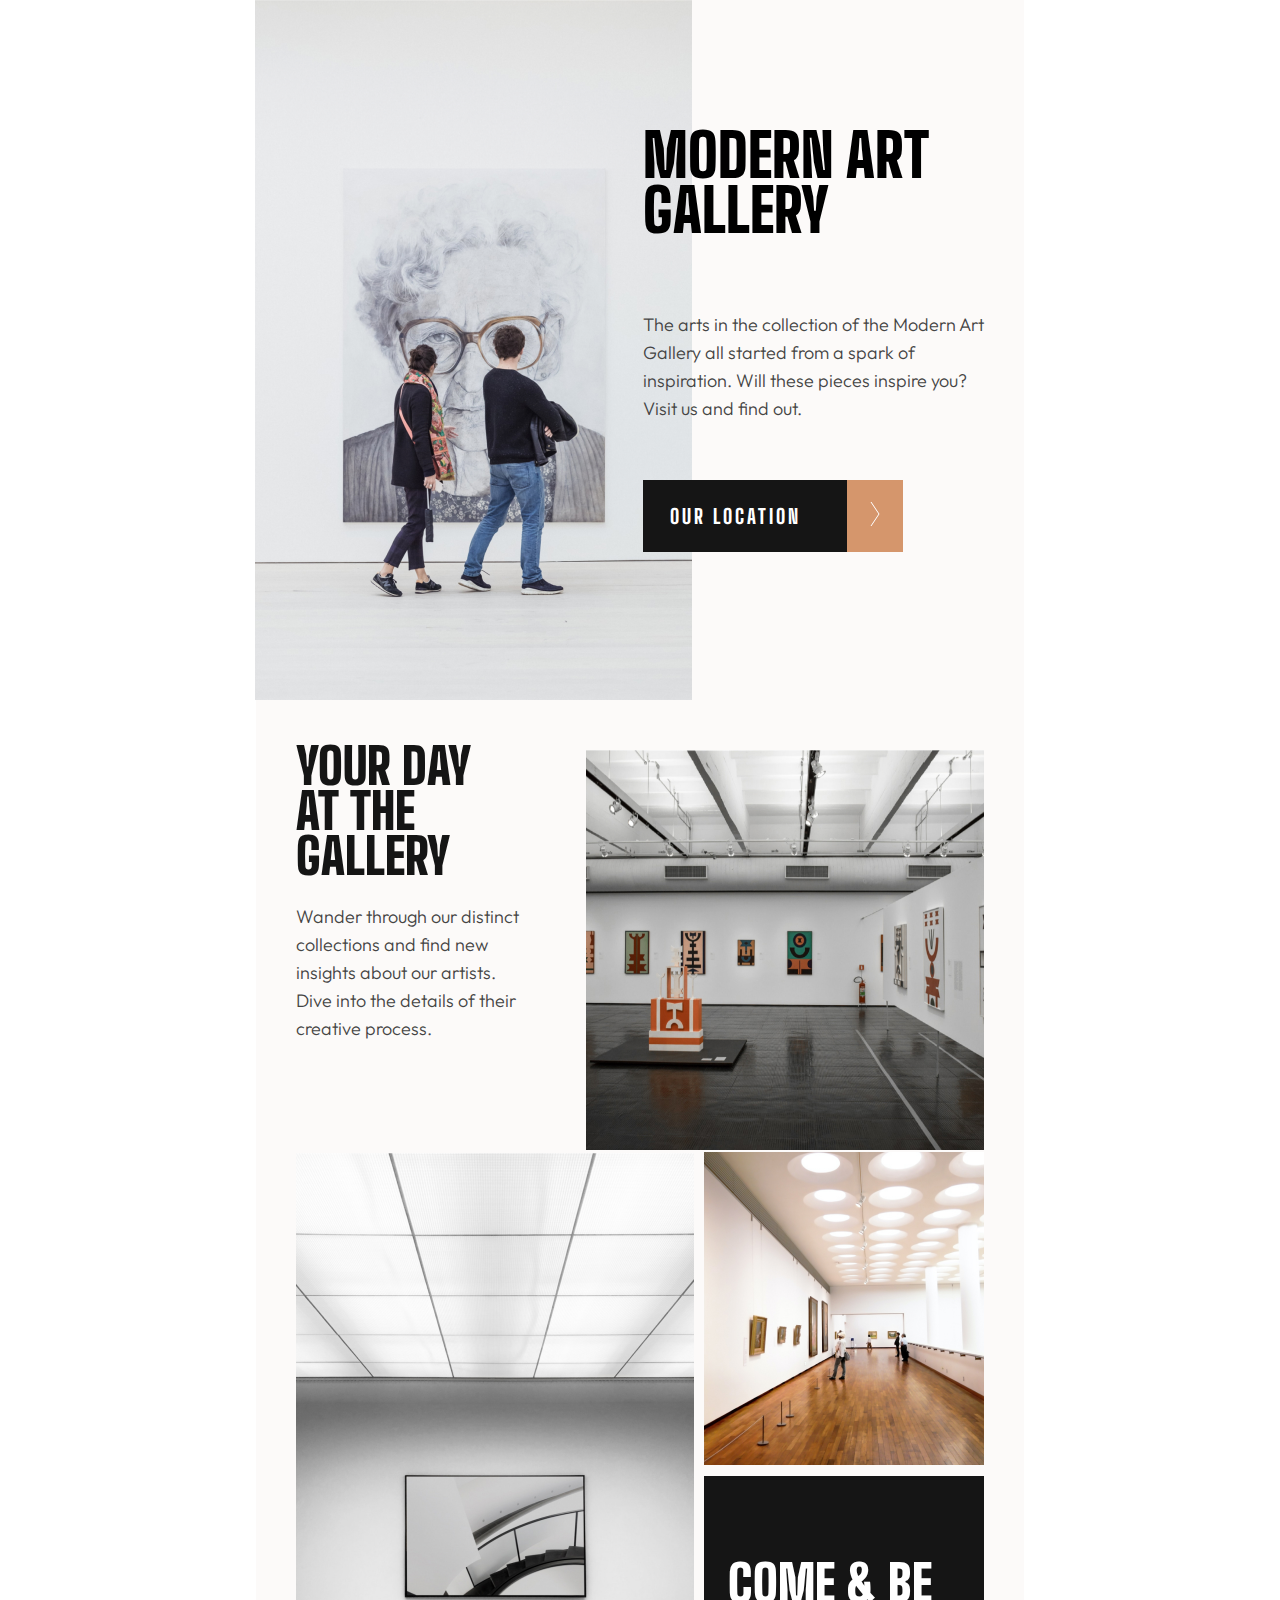
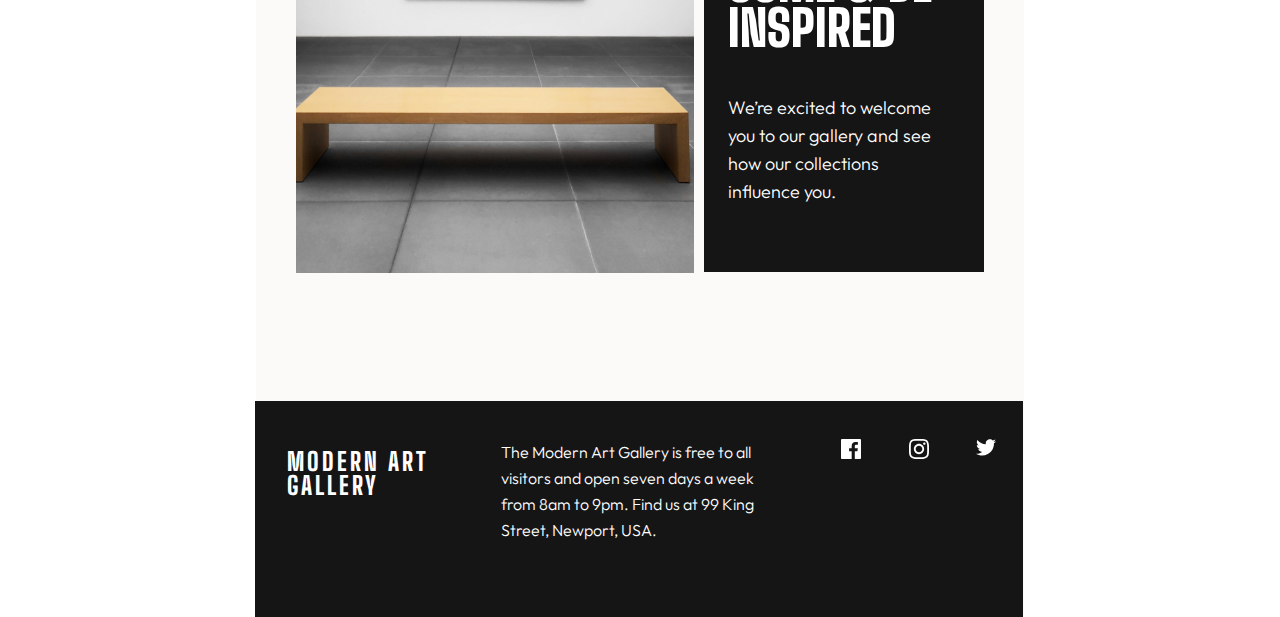
<file: index.html>
<!DOCTYPE html>
<html lang="en">
  <head>
    <meta charset="UTF-8" />
    <meta http-equiv="X-UA-Compatible" content="IE=edge" />
    <meta name="viewport" content="width=device-width, initial-scale=1.0" />
    <link rel="preconnect" href="https://fonts.googleapis.com" />
    <link rel="preconnect" href="https://fonts.gstatic.com" crossorigin />
    <link
      href="https://fonts.googleapis.com/css2?family=Big+Shoulders+Display:wght@900&display=swap"
      rel="stylesheet"
    />
    <link rel="preconnect" href="https://fonts.googleapis.com" />
    <link rel="preconnect" href="https://fonts.gstatic.com" crossorigin />
    <link
      href="https://fonts.googleapis.com/css2?family=Outfit:wght@300&display=swap"
      rel="stylesheet"
    />
    <link rel="preconnect" href="https://fonts.googleapis.com" />
    <link rel="preconnect" href="https://fonts.gstatic.com" crossorigin />
    <link
      href="https://fonts.googleapis.com/css2?family=Big+Shoulders+Display:wght@900&family=Outfit:wght@300&display=swap"
      rel="stylesheet"
    />
    <title>Art Gallery Website</title>
    <link href="artgalerry.css" rel="stylesheet" />
  </head>
  <body>
    <div class="maincontainer">
      <div class="onlyfordekstopsizeblackbox"></div>
      <div class="firstpartboxwithladyphotoandourlocationbox">
        <img src="./mobileladyphoto.jpg" class="mobileladywallphoto" />
        <img src="./desktopoldladyphoto.svg" class="desktopoldladyphoto" />
        <img src="./tabletladywallphoto.jpg" class="tabletladywallphoto" />
        <a class="modernartgallerytext">MODERN ART GALLERY</a>

        <a class="theartsinthecollectiontext"
          >The arts in the collection of the Modern Art Gallery all started from
          a spark of inspiration. Will these pieces inspire you? Visit us and
          find out.</a
        >
        <div class="ourlocationbox">
          <a class="ourlocationboxtext">OUR LOCATION</a>
        </div>
        <div class="ourlocationboxarrowbox">
          <a
            class="arrowbutton"
            href="./artgallerysecondpage.html"
            target="_blank"
          >
            <img src="./arrow.svg" class="arrow" />
          </a>
        </div>
      </div>
      <div class="secondpartcontainerwithyourday">
        <img src="./mobileSecondphoto.jpg" class="secondphoto" />
        <a class="yourdayatthegallery">YOUR DAY AT THE GALLERY</a>
        <a class="wanderthroughtext"
          >Wander through our distinct collections and find new insights about
          our artists. Dive into the details of their creative process.</a
        >
        <img src="./thirdphoto.jpg" class="thirdphoto" />
        <img src="./tabletthirdphoto.jpg" class="tabletthirdphoto" />
        <img src="./desktopthirdphoto.jpg" class="desktopthirdphoto" />
        <img src="./fourthphoto.jpg" class="fourthphoto" />
        <img src="./tabletfourthphoto.jpg" class="tabletfourthphoto" />
        <img src="./desktopfourthphoto.jpg" class="desktopfourthphoto" />
        <div class="secondpartlastcontainer">
          <a class="secondpartcontainercomeandbeinspiredtext"
            >COME & BE INSPIRED</a
          >
          <a class="secondpartcontainerweareexcitedtext"
            >We’re excited to welcome you to our gallery and see how our
            collections influence you.</a
          >
        </div>
      </div>
      <div class="lastpartoffirstpage">
        <a class="lastpartoffirstpageheadertext">MODERN ART GALLERY</a
        ><a class="lastpartoffirstpagelasttext"
          >The Modern Art Gallery is free to all visitors and open seven days a
          week from 8am to 9pm. Find us at 99 King Street, Newport, USA.</a
        ><img src="./facebook.svg" class="facebook" />
        <img src="./instagram.svg" class="intagram" />
        <img src="./twitter.svg" class="twitter" />
      </div>
    </div>
  </body>
</html>
</file>
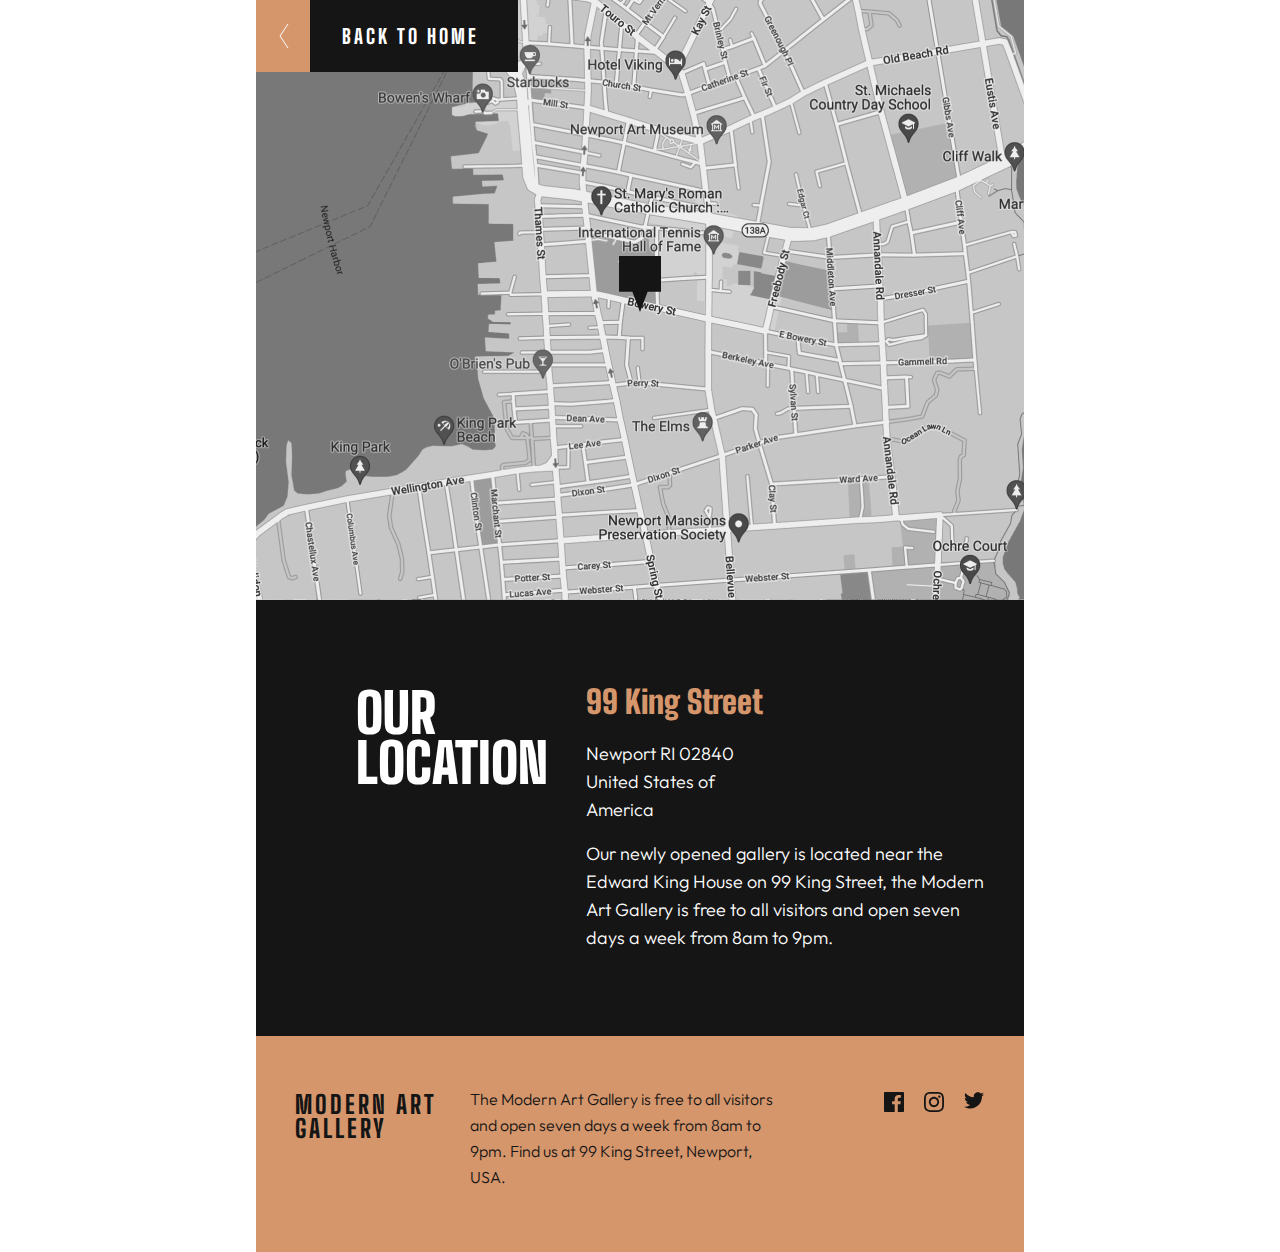
<file: artgallerysecondpage.html>
<!DOCTYPE html>
<html lang="en">
  <head>
    <meta charset="UTF-8" />
    <meta http-equiv="X-UA-Compatible" content="IE=edge" />
    <meta name="viewport" content="width=device-width, initial-scale=1.0" />
    <link rel="preconnect" href="https://fonts.googleapis.com" />
    <link rel="preconnect" href="https://fonts.gstatic.com" crossorigin />
    <link
      href="https://fonts.googleapis.com/css2?family=Big+Shoulders+Display:wght@900&display=swap"
      rel="stylesheet"
    />
    <link rel="preconnect" href="https://fonts.googleapis.com" />
    <link rel="preconnect" href="https://fonts.gstatic.com" crossorigin />
    <link
      href="https://fonts.googleapis.com/css2?family=Outfit:wght@300&display=swap"
      rel="stylesheet"
    />
    <link rel="preconnect" href="https://fonts.googleapis.com" />
    <link rel="preconnect" href="https://fonts.gstatic.com" crossorigin />
    <link
      href="https://fonts.googleapis.com/css2?family=Big+Shoulders+Display:wght@900&family=Outfit:wght@300&display=swap"
      rel="stylesheet"
    />
    <title>Art gallery 2</title>
    <link href="artgalerry.css" rel="stylesheet" />
  </head>
  <body>
    <div class="secondpagecontainer">
      <img src="./map.jpg" class="map" />
      <img src="./tabletmap.jpg" class="tabletmap" />
      <img src="./Desktopmapsecondpage.jpg" class="Desktopmapsecondpage" />
      <div class="backtohomearrowcontainer">
        <a class="arrow2button" href="./index.html" target="_blank">
          <img src="./arrow2.svg" class="arrow2"
        /></a>
      </div>
      <div class="backtohomeblackbox">
        <a class="backtohometext">BACK TO HOME</a>
      </div>
      <img src="./maplocationindicator.svg" class="maplocationindicator" />
      <div class="belowmapblackcontainer">
        <a class="belowmapblackcontainerourlocationtext">OUR LOCATION</a>
        <a class="belowmapblackcontainerkingsstreettext">99 King Street</a
        ><a class="belowmapblackcontainernewporttext"
          >Newport RI 02840 United States of America</a
        >
        <a class="belowmapblackcontainerlonglasttext"
          >Our newly opened gallery is located near the Edward King House on 99
          King Street, the Modern Art Gallery is free to all visitors and open
          seven days a week from 8am to 9pm.</a
        >
      </div>
      <div class="secondpagelastpartoffirstpage">
        <a class="secondpagelastpartoffirstpageheadertext">MODERN ART GALLERY</a
        ><a class="secondpagelastpartoffirstpagelasttext"
          >The Modern Art Gallery is free to all visitors and open seven days a
          week from 8am to 9pm. Find us at 99 King Street, Newport, USA.</a
        ><img src="./secondpagefacebook.svg" class="secondpagefacebook" />
        <img src="./secondpageinstagram.svg" class="secondpageinstagram" />
        <img src="./secondpagetwitter.svg" class="secondpagetwitter" />
      </div>
    </div>
  </body>
</html>
</file>
<file: artgalerry.css>
* {
  margin: 0;
  padding: 0;
  margin: auto;
  /* border: 1px solid red; */
}

/* mobile part */
/* mobile part */
/* mobile part */

.maincontainer {
  height: 2811px;
  width: 375px;
  border-radius: 0px;
  background: rgba(252, 250, 249, 1);
}

.mobileladywallphoto {
  height: 240px;
  width: 375px;
  border-radius: 0px;
}
.modernartgallerytext {
  height: 110px;
  width: 343px;
  display: inline-block;
  font-family: "Big Shoulders Display";
  font-size: 60px;
  font-weight: 900;
  line-height: 55px;
  letter-spacing: 0px;
  text-align: left;
  margin-top: 32px;
  margin-left: 16px;
}

.theartsinthecollectiontext {
  display: inline-block;
  height: 112px;
  width: 343px;
  margin-left: 16px;
  margin-top: 32px;
  font-family: "Outfit";
  font-size: 18px;
  font-weight: 300;
  line-height: 28px;
  letter-spacing: 0px;
  text-align: left;
  color: #444444;
}

.firstpartboxwithladyphotoandourlocationbox {
  height: 630px;
  width: 375px;

  border-radius: 0px;
}
.ourlocationbox {
  display: flex;
  justify-content: space-around;
  height: 72px;
  width: 204px;
  margin-left: 16px;
  margin-top: 20px;
  border-radius: 0px;
  background: #151515;
}
.ourlocationboxtext {
  display: flex;
  display: inline-block;
  height: 24px;
  width: 150px;
  font-family: "Big Shoulders Display";
  font-size: 20px;
  font-weight: 800;
  line-height: 24px;
  letter-spacing: 3px;
  text-align: left;
  color: rgba(255, 255, 255, 1);
}
.ourlocationboxarrowbox {
  display: flex;
  height: 72px;
  width: 56px;
  margin-left: 220px;
  margin-top: -72px;
  border-radius: 0px;
  background: rgba(213, 150, 108, 1);
}
.arrowbutton:link {
  color: rgba(255, 166, 0, 0.047);
  font-weight: bold;
  text-decoration: underline dotted orange wavy;
}
.arrowbutton:active {
  color: orange;
  font-weight: bold;
  text-decoration: underline dotted orange wavy;
}

.arrowbutton {
  padding: 0;
  border: none;
  background: rgba(213, 150, 108, 1);
}

/* mobile Second part */

.secondpartcontainerwithyourday {
  height: 1605px;
  width: 343px;
  margin-top: 120px;
  border-radius: 0px;
}

.secondphoto {
  height: 320px;
  width: 343px;
  /* margin-left: 16px; */
  margin-top: 0px;
  border-radius: 0px;
}

.yourdayatthegallery {
  display: inline-block;
  height: 90px;
  width: 343px;
  margin-left: 0px;
  margin-top: 25px;
  font-family: "Big Shoulders Display";
  font-size: 50px;
  font-weight: 900;
  line-height: 45px;
  letter-spacing: 0px;
  text-align: left;
  color: rgba(21, 21, 21, 1);
}

.wanderthroughtext {
  display: inline-block;
  height: 112px;
  width: 343px;
  margin-top: 21px;
  font-family: "Outfit";
  font-size: 18px;
  font-weight: 300;
  line-height: 28px;
  letter-spacing: 0px;
  text-align: left;
  color: rgba(68, 68, 68, 1);
}

.thirdphoto {
  margin-top: 32px;

  height: 480px;
  width: 343px;

  border-radius: 0px;
}

.fourthphoto {
  height: 200px;
  width: 343px;
  margin-top: 16px;
  border-radius: 0px;
}
.secondpartlastcontainer {
  height: 293px;
  width: 343px;

  margin-top: 16px;
  border-radius: 0px;
  background: rgba(21, 21, 21, 1);
}

.secondpartcontainercomeandbeinspiredtext {
  display: inline-block;
  margin-top: 48px;
  margin-left: 24px;
  height: 90px;
  width: 295px;
  font-family: "Big Shoulders Display";
  font-size: 50px;
  font-weight: 900;
  line-height: 45px;
  letter-spacing: 0px;
  text-align: left;

  /* margin-left: 0px;
  margin-top: 0px; */
  color: rgba(255, 255, 255, 1);
}
.secondpartcontainerweareexcitedtext {
  display: inline-block;
  height: 84px;
  width: 295px;
  margin-left: 24px;
  margin-top: 24px;
  font-family: "Outfit";
  font-size: 18px;
  font-weight: 300;
  line-height: 28px;
  letter-spacing: 0px;
  text-align: left;
  color: rgba(255, 255, 255, 1);
}

/* mobilelast part of first page */
.lastpartoffirstpage {
  height: 336px;
  width: 375px;

  margin-top: 120px;
  border-radius: 0px;
  background: rgba(21, 21, 21, 1);
}

.lastpartoffirstpageheadertext {
  display: inline-block;
  height: 45px;
  width: 155px;
  margin-left: 32px;
  margin-top: 48px;
  border-radius: 0px;
  color: rgba(255, 255, 255, 1);
  font-family: "Big Shoulders Display";
  font-size: 25px;
  font-weight: 800;
  line-height: 24px;
  letter-spacing: 3px;
  text-align: left;
}

.lastpartoffirstpagelasttext {
  display: inline-block;
  height: 104px;
  width: 311px;
  margin-left: 32px;
  margin-top: 38px;
  font-family: "Outfit";
  font-size: 16px;
  font-weight: 300;
  line-height: 26px;
  letter-spacing: 0px;
  text-align: left;
  color: rgba(255, 255, 255, 1);
}

.facebook {
  margin-top: 38px;
  margin-left: 32px;
}
.intagram {
  margin-top: 38px;
  margin-left: 20px;
}
.twitter {
  margin-top: 38px;
  margin-left: 20px;
}

/* Mobile second page  */ /* Mobile second page  */ /* Mobile second page  */ /* Mobile second page  */ /* Mobile second page  */
.secondpagecontainer {
  position: relative;
  height: 1379px;
  width: 375px;

  background: rgba(252, 250, 249, 1);

  border-radius: 0px;
}

.map {
  position: absolute;
  border-radius: 0px;
  z-index: 1;
}

.backtohomearrowcontainer {
  position: absolute;
  z-index: 2;
  display: flex;
  height: 72px;
  width: 56px;
  margin-left: 0px;
  margin-top: 0px;
  border-radius: 0px;
  background: rgba(213, 150, 108, 1);
}

.arrow2 {
  display: flex;
}

.backtohomeblackbox {
  position: absolute;
  z-index: 2;
  height: 72px;
  width: 208px;
  margin-left: 54px;
  margin-top: 0px;

  /* margin-top: -72px; */
  border-radius: 0px;
  background: rgba(21, 21, 21, 1);
}

.backtohometext {
  display: inline-block;
  height: 24px;
  width: 145px;
  margin-left: 32px;
  margin-top: 24px;
  font-family: "Big Shoulders Display";
  font-size: 20px;
  font-weight: 800;
  line-height: 24px;
  letter-spacing: 3px;
  text-align: left;
  color: rgba(255, 255, 255, 1);
}

.maplocationindicator {
  position: relative;

  z-index: 2;
  height: 88px;
  width: 66px;
  margin-left: 155px;
  margin-top: 231px;
  border-radius: 0px;
}

/* mobile second page our location black container part */
.belowmapblackcontainer {
  height: 493px;
  width: 375px;
  margin-left: 0px;
  margin-top: 227px;
  border-radius: 0px;
  background: #151515;
}

.belowmapblackcontainerourlocationtext {
  display: inline-block;
  height: 45px;
  width: 343px;
  margin-left: 16px;
  margin-top: 48px;
  font-family: "Big Shoulders Display";
  font-size: 50px;
  font-weight: 900;
  line-height: 45px;
  letter-spacing: 0px;
  text-align: left;
  color: #ffffff;
}

.belowmapblackcontainerkingsstreettext {
  display: inline-block;
  height: 32px;
  width: 343px;
  margin-left: 16px;
  margin-top: 48px;
  font-family: "Big Shoulders Display";
  font-size: 32px;
  font-weight: 900;
  line-height: 32px;
  letter-spacing: 0px;
  text-align: left;
  color: #d5966c;
}

.belowmapblackcontainernewporttext {
  display: inline-block;
  height: 84px;
  width: 343px;
  margin-left: 16px;
  margin-top: 20px;
  font-family: "Outfit";
  font-size: 18px;
  font-weight: 300;
  line-height: 28px;
  letter-spacing: 0px;
  text-align: left;
  color: #ffffff;
}
.belowmapblackcontainerlonglasttext {
  display: inline-block;

  height: 140px;
  width: 343px;
  margin-left: 16px;
  margin-top: 20px;
  font-family: "Outfit";
  font-size: 18px;
  font-weight: 300;
  line-height: 28px;
  letter-spacing: 0px;
  text-align: left;
  color: #ffffff;
}

/* mobile second page last part */
.secondpagelastpartoffirstpage {
  height: 336px;
  width: 375px;

  margin-top: 0px;
  border-radius: 0px;
  background: #d5966c;
}

.secondpagelastpartoffirstpageheadertext {
  display: inline-block;
  height: 45px;
  width: 155px;
  margin-left: 32px;
  margin-top: 48px;
  border-radius: 0px;

  font-family: "Big Shoulders Display";
  font-size: 25px;
  font-weight: 800;
  line-height: 24px;
  letter-spacing: 3px;
  text-align: left;
  color: #151515;
}

.secondpagelastpartoffirstpagelasttext {
  display: inline-block;
  height: 104px;
  width: 311px;
  margin-left: 32px;
  margin-top: 38px;
  font-family: "Outfit";
  font-size: 16px;
  font-weight: 300;
  line-height: 26px;
  letter-spacing: 0px;
  text-align: left;
  color: #151515;
}

.secondpagefacebook {
  margin-top: 38px;
  margin-left: 32px;
}
.secondpageinstagram {
  margin-top: 38px;
  margin-left: 20px;
}
.secondpagetwitter {
  margin-top: 38px;
  margin-left: 20px;
}

/* Tabletsize first part of page */ /* Tabletsize first part of page */ /* Tabletsize first part of page */ /* Tabletsize first part of page */
@media only screen and (min-width: 768px) {
  .desktopthirdphoto {
    display: none;
  }
}

/* hide tablet photos in mobile part */
@media only screen and (max-width: 768px) {
  .tabletladywallphoto {
    display: none;
  }
  .tabletfourthphoto {
    display: none;
  }

  .tabletthirdphoto {
    display: none;
  }
  .tabletfourthphoto {
    display: none;
  }
  .desktopthirdphoto {
    display: none;
  }
  .desktopfourthphoto {
    display: none;
  }
}
/* hide mobile photos */
@media only screen and (min-width: 768px) {
  .mobileladywallphoto {
    display: none;
  }

  .fourthphoto {
    display: none;
  }
  .thirdphoto {
    display: none;
  }
  .desktopfourthphoto {
    display: none;
  }
}

@media only screen and (min-width: 768px) {
  .maincontainer {
    height: auto;
    width: 768px;

    border-radius: 0px;
  }

  .firstpartboxwithladyphotoandourlocationbox {
    display: inline-block;
    display: flex;
    flex-direction: column;
  }
  .tabletladywallphoto {
    display: flex;
    height: 700px;
    width: 437px;
    margin-left: -198px;
    margin-top: 0px;
    border-radius: 0px;
  }
  .modernartgallerytext {
    margin-top: -650px;
    margin-left: 190px;
  }
  .theartsinthecollectiontext {
    margin-top: -5px;
    margin-left: 190px;
  }
  .ourlocationbox {
    height: 72px;
    width: 204px;

    border-radius: 0px;

    margin-top: -20px;

    margin-left: 190px;
  }
  .ourlocationboxarrowbox {
    height: 72px;
    width: 56px;

    border-radius: 0px;

    margin-left: 394px;
    margin-top: -150px;
  }

  /* first page second part your day  */
  .secondpartcontainerwithyourday {
    height: 1131px;
    width: 689px;
    margin-top: 120px;
    border-radius: 0px;
  }
  .secondphoto {
    height: 400px;
    width: 398px;
    margin-left: 290px;
    margin-top: 0px;
    border-radius: 0px;
  }
  .yourdayatthegallery {
    display: flex;
    height: 135px;
    width: 223px;
    margin-left: 0px;
    margin-top: -410px;
    font-family: "Big Shoulders Display";
    font-size: 50px;
    font-weight: 900;
    line-height: 45px;
    letter-spacing: 0px;
    text-align: left;
  }
  .wanderthroughtext {
    display: flex;
    height: 140px;
    width: 223px;
    margin-left: 0px;
    margin-top: 24px;
    font-family: "Outfit";
    font-size: 18px;
    font-weight: 300;
    line-height: 28px;
    letter-spacing: 0px;
    text-align: left;
  }

  .tabletthirdphoto {
    height: 720px;
    width: 398px;
    margin-left: 0px;
    margin-top: 110px;
    border-radius: 0px;
  }

  .tabletfourthphoto {
    display: flex;
    width: 280px;
    margin-left: 408px;
    margin-top: -725px;
    border-radius: 0px;
  }

  .secondpartlastcontainer {
    display: flex;
    flex-direction: column;
    height: 396px;
    width: 280px;
    margin-left: 408px;
    margin-top: 11px;
    border-radius: 0px;
  }
  .secondpartcontainercomeandbeinspiredtext {
    display: flex;
    height: 90px;
    width: 223px;
    margin-top: 85px;
    font-family: "Big Shoulders Display";
    font-size: 50px;
    font-weight: 900;
    line-height: 45px;
    letter-spacing: 0px;
    text-align: left;
  }
  .secondpartcontainerweareexcitedtext {
    display: inline-block;
    height: 112px;
    width: 223px;
    margin-top: -24px;
    font-family: "Outfit";
    font-size: 18px;
    font-weight: 300;
    line-height: 28px;
    letter-spacing: 0px;
    text-align: left;
  }
  .lastpartoffirstpage {
    display: flex;
    flex-direction: row;
    height: 216px;
    width: 768px;
    margin-left: -1px;
    margin-top: 120px;
    border-radius: 0px;
  }
  .lastpartoffirstpagelasttext {
    height: 104px;
    width: 281px;
  }
}

/* Page 2 tablet size  */ /* Page 2 tablet size  */ /* Page 2 tablet size  */ /* Page 2 tablet size  */

@media only screen and (max-width: 768px) {
  .tabletmap {
    display: none;
  }
}

@media only screen and (min-width: 768px) {
  .map {
    display: none;
  }
  .secondpagecontainer {
    position: relative;
    height: 1252px;
    width: 768px;

    border-radius: 0px;
  }
  .Desktopmapsecondpage {
    display: none;
  }

  .tabletmap {
    display: flex;
    position: absolute;
    height: 600px;
    width: 768px;
    left: 0px;
    border-radius: 0px;
  }
  .maplocationindicator {
    position: absolute;
    height: 56px;
    width: 66px;
    margin-left: 351px;
    margin-top: 256px;
    border-radius: 0px;
  }
  .belowmapblackcontainer {
    position: absolute;
    height: 436px;
    width: 768px;

    margin-left: 0px;
    margin-top: 600px;
    border-radius: 0px;
    background: rgba(21, 21, 21, 1);
  }
  .belowmapblackcontainerourlocationtext {
    display: inline-block;
    display: flex;
    flex-direction: row;
    height: 32px;
    width: 20px;
    margin-left: 100px;
    margin-top: 88px;
    font-family: Big Shoulders Display;
    font-size: 55px;
    font-weight: 900;
    line-height: 50px;
    letter-spacing: 0px;
    text-align: left;
  }
  .belowmapblackcontainerkingsstreettext {
    height: 32px;
    width: 380px;
    position: absolute;
    display: flex;
    flex-direction: row;
    display: inline-block;
    margin-left: 330px;
    margin-top: -34px;
  }

  .belowmapblackcontainernewporttext {
    display: flex;
    flex-direction: row;
    position: absolute;

    display: inline-block;
    width: 150px;
    margin-left: 330px;
    margin-top: 20px;
  }

  .belowmapblackcontainerlonglasttext {
    display: flex;
    flex-direction: row;
    position: absolute;

    display: inline-block;
    width: 400px;
    margin-left: 330px;
    margin-top: 120px;
  }

  .secondpagelastpartoffirstpage {
    position: absolute;
    height: 216px;
    width: 768px;
    margin-left: 0px;
    margin-top: 1036px;
    border-radius: 0px;
  }

  .secondpagelastpartoffirstpageheadertext {
    position: absolute;
    margin-left: 39px;
    margin-top: 56px;
  }
  .secondpagelastpartoffirstpagelasttext {
    position: absolute;
    margin-left: 214px;

    margin-top: 50px;
  }
  .secondpagefacebook {
    position: absolute;
    margin-left: 628px;

    margin-top: 56px;
  }
  .secondpageinstagram {
    position: absolute;
    margin-left: 668px;

    margin-top: 56px;
  }
  .secondpagetwitter {
    position: absolute;
    margin-left: 708px;

    margin-top: 56px;
  }
}

/* desktop part first page of web */ /* desktop part first page of web */ /* desktop part first page of web */
/* desktop part first page of web */
/* desktop part first page of web */ /* desktop part first page of web */

@media only screen and (min-width: 1439px) {
  .mobileladywallphoto {
    display: none;
  }
  .tabletladywallphoto {
    display: none;
  }
  .tabletthirdphoto {
    display: none;
  }
  .tabletfourthphoto {
    display: none;
  }
}
@media only screen and (max-width: 1439px) {
  .desktopoldladyphoto {
    display: none;
  }
}

@media only screen and (min-width: 1439px) {
  .maincontainer {
    height: 2554px;
    width: 1439px;

    border-radius: 0px;
  }

  .onlyfordekstopsizeblackbox {
    height: 800px;
    width: 450px;
    margin-left: 0px;
    margin-top: 0px;
    border-radius: 0px;
    background: rgba(21, 21, 21, 1);
  }
  .firstpartboxwithladyphotoandourlocationbox {
    display: flex;

    height: 799px;
    width: 450px;

    margin-left: 647px;
    margin-top: -700px;

    border-radius: 0px;
  }
  .desktopoldladyphoto {
    height: 800px;
    width: 540px;

    margin-left: -199px;
    margin-top: -100px;
    border-radius: 0px;
  }
  .modernartgallerytext {
    display: inline-block;

    height: 176px;
    width: 514px;
    margin-left: -500px;
    margin-top: -750px;
    font-family: "Big Shoulders Display";
    font-size: 96px;
    font-weight: 900;
    line-height: 88px;
    letter-spacing: 0px;
    text-align: right;

    mix-blend-mode: difference;
    color: white;
    z-index: 3;
    /* color: rgba(255, 255, 255, 1); */
  }

  .theartsinthecollectiontext {
    display: flex;

    height: 160px;
    width: 350px;
    margin-left: 275px;
    margin-top: -360px;

    font-family: "Outfit";
    font-size: 22px;
    font-weight: 300;
    line-height: 32px;
    letter-spacing: 0px;
    text-align: left;
    color: rgba(68, 68, 68, 1);
  }

  .ourlocationbox {
    display: flex;

    height: 72px;
    width: 204px;
    margin-left: 275px;
    margin-top: -160px;
    border-radius: 0px;
  }
  .ourlocationboxarrowbox {
    display: flex;
    margin-top: -312.111px;
    margin-left: 470px;
  }
  .secondpartcontainerwithyourday {
    height: 1150px;
    width: 1110px;
    margin-top: 180px;
    border-radius: 0px;
  }
  .secondphoto {
    height: 400px;
    width: 635px;
    margin-left: 640px;
    margin-top: 0px;
    border-radius: 0px;
  }

  .yourdayatthegallery {
    height: 120px;
    width: 350px;

    font-family: "Big Shoulders Display";
    font-size: 60px;
    font-weight: 900;
    line-height: 60px;
    letter-spacing: 0px;
    text-align: left;
  }
  .wanderthroughtext {
    height: 128px;
    width: 350px;

    font-family: "Outfit";
    font-size: 22px;
    font-weight: 300;
    line-height: 32px;
    letter-spacing: 0px;
    text-align: left;
  }

  .secondphoto {
    height: 400px;
    width: 635px;
    margin-left: 455px;
    border-radius: 0px;
  }
  .desktopthirdphoto {
    display: flex;
    height: 720px;
    width: 635px;
    margin-left: 0px;
    margin-top: 150px;
    border-radius: 0px;

    border-radius: 0px;
  }
  .desktopfourthphoto {
    display: flex;
    height: 313px;
    width: 445px;
    margin-left: 645px;
    margin-top: -725px;
    border-radius: 0px;
  }
  .secondpartlastcontainer {
    height: 377px;
    width: 445px;
    margin-left: 645px;
    margin-top: 30px;
    border-radius: 0px;
  }
  .lastpartoffirstpage {
    height: 244px;
    width: 1440px;
    margin-left: 0px;
    margin-top: 80px;
    border-radius: 0px;
  }
  .lastpartoffirstpageheadertext {
    height: 58px;
    width: 159.57235717773438px;
    /* margin-left: 0px;
    margin-top: 0px; */
    border-radius: 0px;
    margin-left: 165px;
  }
  .lastpartoffirstpagelasttext {
    height: 84px;
    width: 430px;
    font-family: "Outfit";
    font-size: 18px;
    font-weight: 300;
    line-height: 28px;
    letter-spacing: 0px;
    text-align: left;
    margin-left: -50px;
  }
  .facebook {
    margin-left: 150px;
  }
  .intagram {
    margin-left: 0px;
  }
  .twitter {
    margin-left: -10px;
  }
}
/* desktop part second page  */

@media only screen and (max-width: 768px) {
  .Desktopmapsecondpage {
    display: none;
  }
  .tabletmap {
    display: none;
  }
}
@media only screen and (min-width: 1439px) {
  .tabletmap {
    display: none;
  }
}

@media only screen and (min-width: 1439px) {
  .secondpagecontainer {
    height: 1392px;
    width: 1440px;

    border-radius: 0px;
  }
  .Desktopmapsecondpage {
    display: flex;
    height: 685px;
    width: 1440.9014892578125px;
    margin-left: 0px;
    margin-top: 0px;
    border-radius: 0px;
  }
  .backtohomearrowcontainer {
    margin-left: 156px;
    margin-top: -690px;
    border-radius: 0px;
  }
  .backtohomeblackbox {
    margin-left: 210px;
    margin-top: -690px;
  }
  .maplocationindicator {
    margin-left: 688px;
    margin-top: -348px;
    height: 56px;
    width: 66px;

    border-radius: 0px;
  }
  .belowmapblackcontainer {
    height: 548px;
    width: 1440px;
    margin-left: 0px;
    margin-top: 0px;
    border-radius: 0px;
  }

  .belowmapblackcontainerkingsstreettext {
    margin-left: 735px;
  }
  .belowmapblackcontainernewporttext {
    margin-left: 735px;
  }
  .belowmapblackcontainerlonglasttext {
    margin-left: 735px;
  }
  .secondpagelastpartoffirstpage {
    height: 244px;
    width: 1440px;

    margin-top: 547px;
    border-radius: 0px;
  }
  .secondpagelastpartoffirstpageheadertext {
    margin-left: 165px;
  }
  .secondpagelastpartoffirstpagelasttext {
    margin-left: 465px;
    height: 84px;
    width: 430px;
    font-family: "Outfit";
    font-size: 18px;
    font-weight: 300;
    line-height: 28px;
    letter-spacing: 0px;
    text-align: left;
  }
  .secondpagefacebook {
    margin-left: 1100px;
  }
  .secondpageinstagram {
    margin-left: 1150px;
  }
  .secondpagetwitter {
    margin-left: 1200px;
  }
}
</file>
